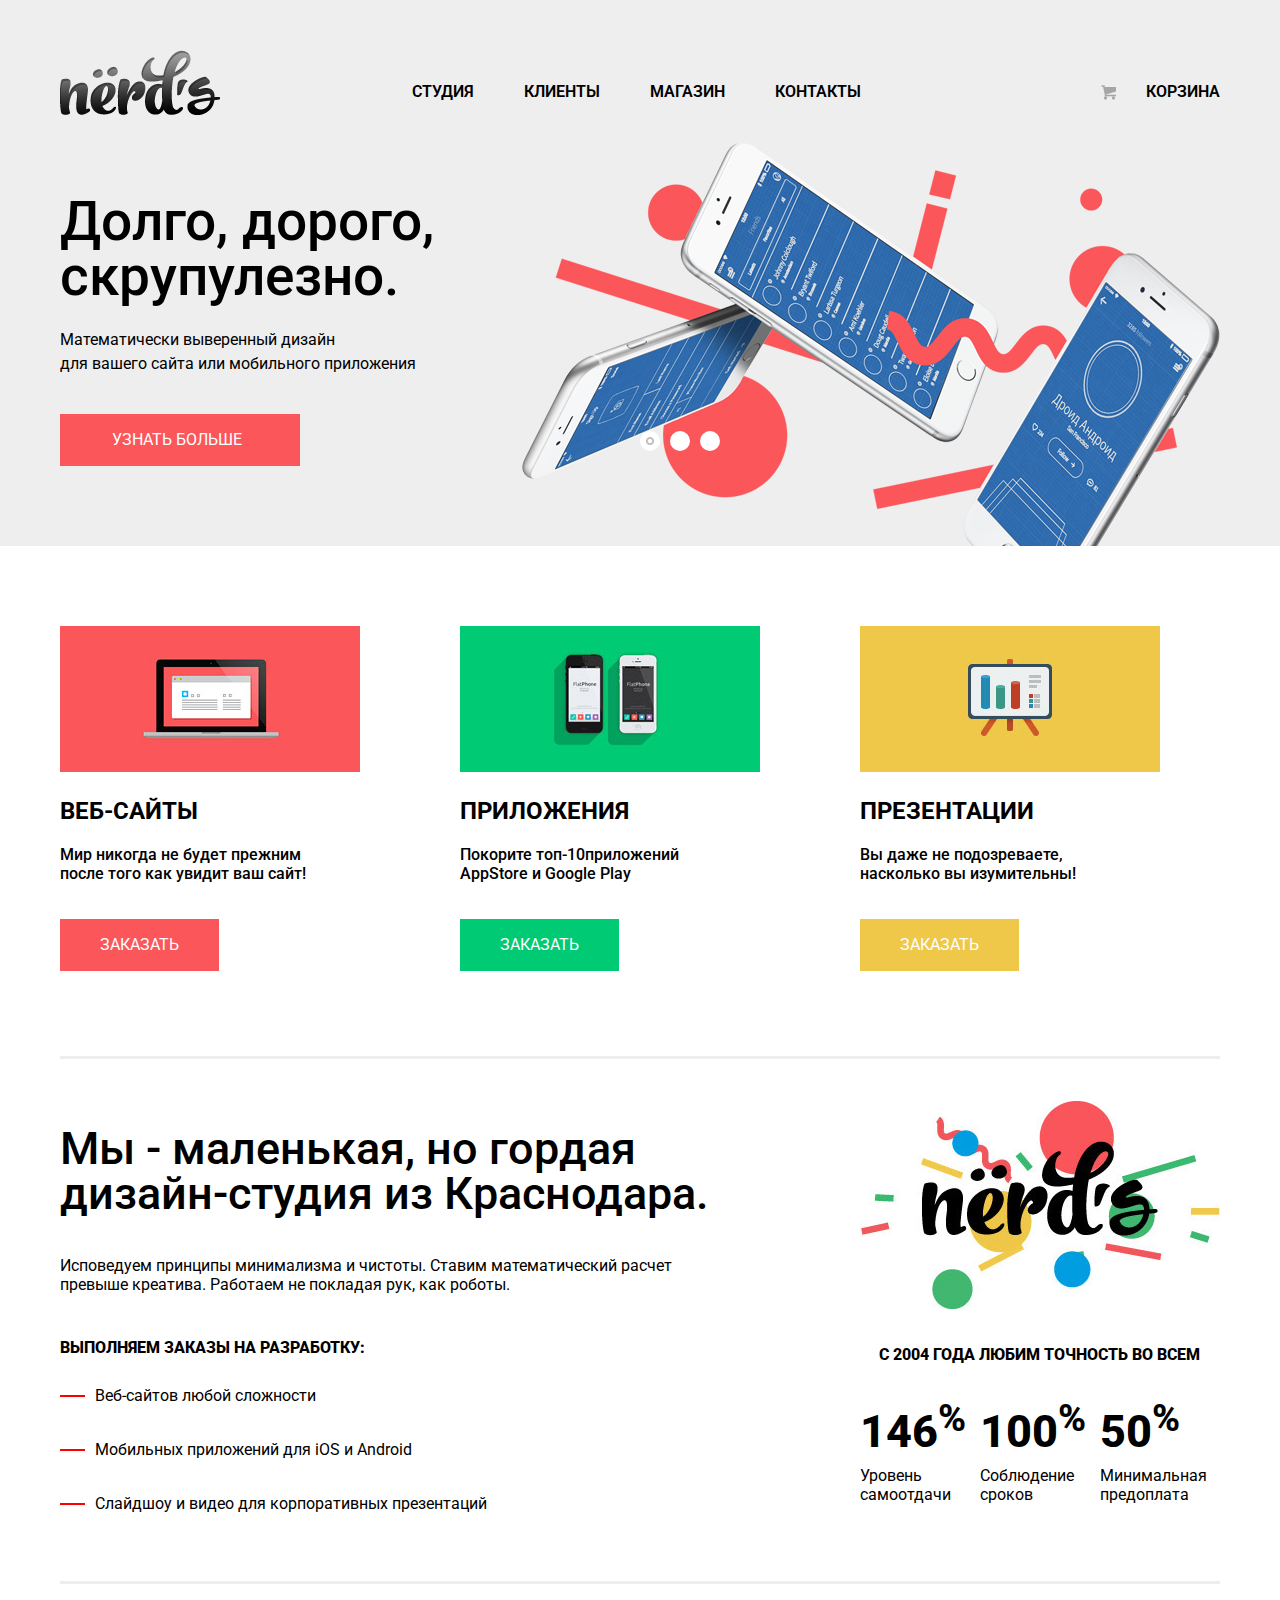
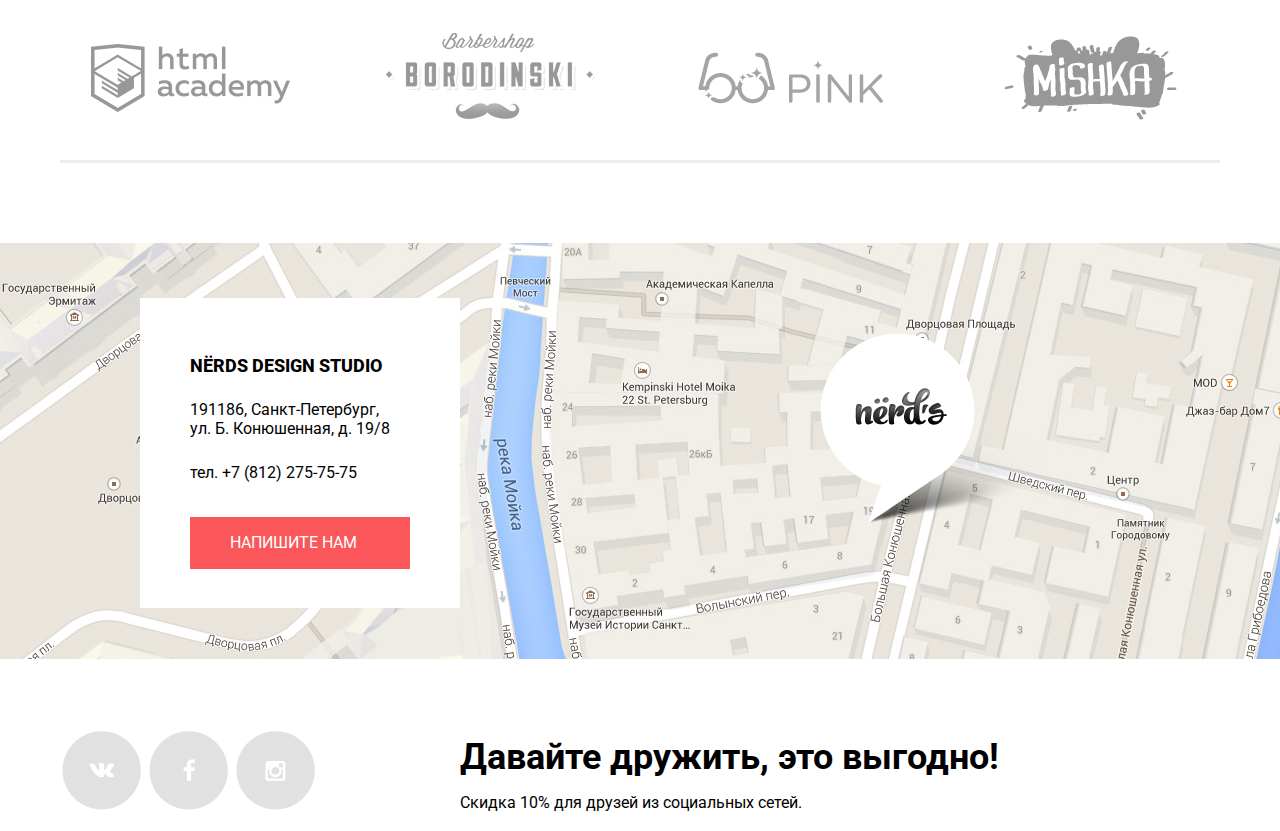
<file: index.html>
<!DOCTYPE html>
<html lang="ru">

<head>
    <link href="https://fonts.googleapis.com/css?family=Roboto:400,500&amp;subset=cyrillic" rel="stylesheet">
    <link href="css/normalize.css" rel="stylesheet">
    <link href="css/style.css" rel="stylesheet">
    <meta charset="utf-8">
    <title>Nёrds</title>
</head>

<body>
    <header class="main-header">
        <div class="container clearfix">
            <div class="left">
                <a class="logo" href="catalog.html">
                    <img src="img/logo.png" alt="" width="160" height="65">
                </a>
            </div>
            <div class="right">
                <nav class="main-header_nav">
                    <ul>
                        <li><a href="#">студия</a></li>
                        <li><a href="#">клиенты</a></li>
                        <li><a href="catalog.html">магазин</a></li>
                        <li><a href="#">контакты</a></li>
                    </ul>
                </nav>
                <a class="basket" href="#">корзина</a>
            </div>
        </div>
    </header>
    <main class="main-content">
        <section class="content-head">
            <div class="container clearfix">
                <div class="content-short">
                    <h1>Долго, дорого,<br>скрупулезно.</h1>
                    <p>Математически выверенный дизайн
                        <br>для вашего сайта или мобильного приложения</p>
                    <a class="btn" href="#">узнать больше</a>
                </div>
                <div class="slider">
                    <input type="radio" id="btn-1" name="toggle" checked>
                    <input type="radio" id="btn-2" name="toggle">
                    <input type="radio" id="btn-3" name="toggle">
                    <div class="slider-controls">
                        <label for="btn-1"></label>
                        <label for="btn-2"></label>
                        <label for="btn-3"></label>
                    </div>
                    <div class="slides">
                        <div class="slide"></div>
                        <div class="slide"></div>
                        <div class="slide"></div>
                    </div>
                </div>
            </div>
        </section>
        <section class="container service-block clearfix">
            <div class="service-block-item">
                <img src="img/illustration-1.jpg" alt="" width="300" height="146">
                <h2 class="service-block_title">веб-сайты</h2>
                <p>Мир никогда не будет прежним
                    <br>после того как увидит ваш сайт!</p>
                <a class="btn" href="#">ЗАКАЗАТЬ</a>
            </div>
            <div class="service-block-item">
                <img src="img/illustration-2.jpg" alt="" width="300" height="146">
                <h2 class="service-block_title">приложения</h2>
                <p>Покорите топ-10приложений
                    <br>AppStore и Google Play</p>
                <a class="btn btn-app" href="#">ЗАКАЗАТЬ</a>
            </div>
            <div class="service-block-item">
                <img src="img/illustration-3.jpg" alt="" width="300" height="146">
                <h2 class="service-block_title">презентации</h2>
                <p>Вы даже не подозреваете,
                    <br>насколько вы изумительны!</p>
                <a class="btn btn-pres" href="#">заказать</a>
            </div>
        </section>
        <section class="container">
            <hr class="divide divide-1">
            <div class="content-text clearfix">
                <div class="content-text_left">
                    <p class="content-title">Мы - маленькая, но гордая
                        <br> дизайн-студия из Краснодара.</p>
                    <span>Исповедуем принципы минимализма и чистоты. Ставим математический расчет
                    <br>превыше креатива. Работаем не покладая рук, как роботы.</span>
                    <p class="content-text_bold">ВЫПОЛНЯЕМ ЗАКАЗЫ НА РАЗРАБОТКУ:</p>
                    <ul class="list">
                        <li>Веб-сайтов любой сложности</li>
                        <li>Мобильных приложений для iOS и Android</li>
                        <li>Слайдшоу и видео для корпоративных презентаций</li>
                    </ul>
                </div>
                <div class="content-text_right">
                    <img src="img/nerds-illustration.jpg" alt="Logo" width="360" height="208">
                    <p class="content-text_bright">С 2004 ГОДА ЛЮБИМ ТОЧНОСТЬ ВО ВСЕМ</p>
                    <div class="percents">
                        <div class="percents-col col_3">
                            <span class="text-percent">146<sup>%</sup></span>
                            <p class="content-text-ritem">Уровень
                                <br>самоотдачи</p>
                        </div>
                        <div class="percents-col col_3">
                            <span class="text-percent">100<sup>%</sup></span>
                            <p class="content-text-ritem">Соблюдение
                                <br>сроков</p>
                        </div>
                        <div class="percents-col col_3">
                            <span class="text-percent">50<sup>%</sup></span>
                            <p class="content-text-ritem">Минимальная
                                <br>предоплата</p>
                        </div>
                    </div>
                </div>
            </div>
            <hr class="divide divide-2">
        </section>
        <section class="container description-ref">

            <div class="grid  clearfix">
                <div class="col col_4">
                    <a href="#"><img src="img/logo-html.png" alt="html academy" width="199" height="68"></a>
                </div>
                <div class="col col_4">
                    <a href="#"><img src="img/logo_borod.png" alt="Barbershop" width="209" height="90"></a>
                </div>
                <div class="col col_4">
                    <a href="#"><img src="img/logo-pink.png" alt="PINK" width="185" height="52"></a>
                </div>
                <div class="col col_4">
                    <a href="#"><img src="img/logo-mish.png" alt="MISHKA" width="173" height="84"></a>
                </div>
            </div>
            <hr class="divide divide-3">
        </section>
        <section class="map">

            <div class="map-container clearfix">

                <div class="map-image">
                    <h4>NЁRDS DESIGN STUDIO</h4>
                    <p>191186, Санкт-Петербург,
                        <br>ул. Б. Конюшенная, д. 19/8</p>
                    <p>тел. +7 (812) 275-75-75</p>
                    <span class="btn btn--modal">напишите нам</span>
                </div>
                <div class="map-marker">
                </div>
            </div>
        </section>
    </main>

    <footer class="main-footer">
        <div class="container clearfix">
            <div class="footer-social">
                <a class="social-btn social-btn-vk" href="#">Вконтакте</a>
                <a class="social-btn social-btn-fb" href="#">Фейсбук</a>
                <a class="social-btn social-btn-inst" href="#">Инстаграм</a>
            </div>
            <div class="footer-text">
                <p class="foot">Давайте дружить, это выгодно!</p>
                <span>Скидка 10% для друзей из социальных сетей.</span>

            </div>
        </div>
    </footer>

    <div class="modal-content">
        <button class="modal-content-close" type="button" title="Закрыть">Закрыть</button>
        <h4 class="modal-content-title">НАПИШИТЕ НАМ</h4>
        <form class="name-form" action="#" method="post">
            <label>Ваше имя:
                <input class="name-user" type="text" name="name" placeholder="Представьтесь, пожалуйста">
            </label>
            <label>Ваш e-mail:
                <input class="name-email" type="text" name="email" placeholder="Для отправки ответа">
            </label>
            <label>Текст письма:
                <input class="name-text" type="text" name="text" placeholder="В свободной форме">
            </label>
            <button class="btn" type="submit">отправить</button>
        </form>

    </div>

    <!--<script type="text/javascript" src="//cdnjs.cloudflare.com/ajax/libs/jquery/2.1.4/jquery.min.js"></script>
  <script>
    $('.btn--modal').on('click', function(){
      $('.modal-content').fadeIn(300);
    })
    $('.modal-content-close').on('click', function(){
      $('.modal-content').fadeOut(300);
    })
  </script>-->

</body>

</html>
</file>
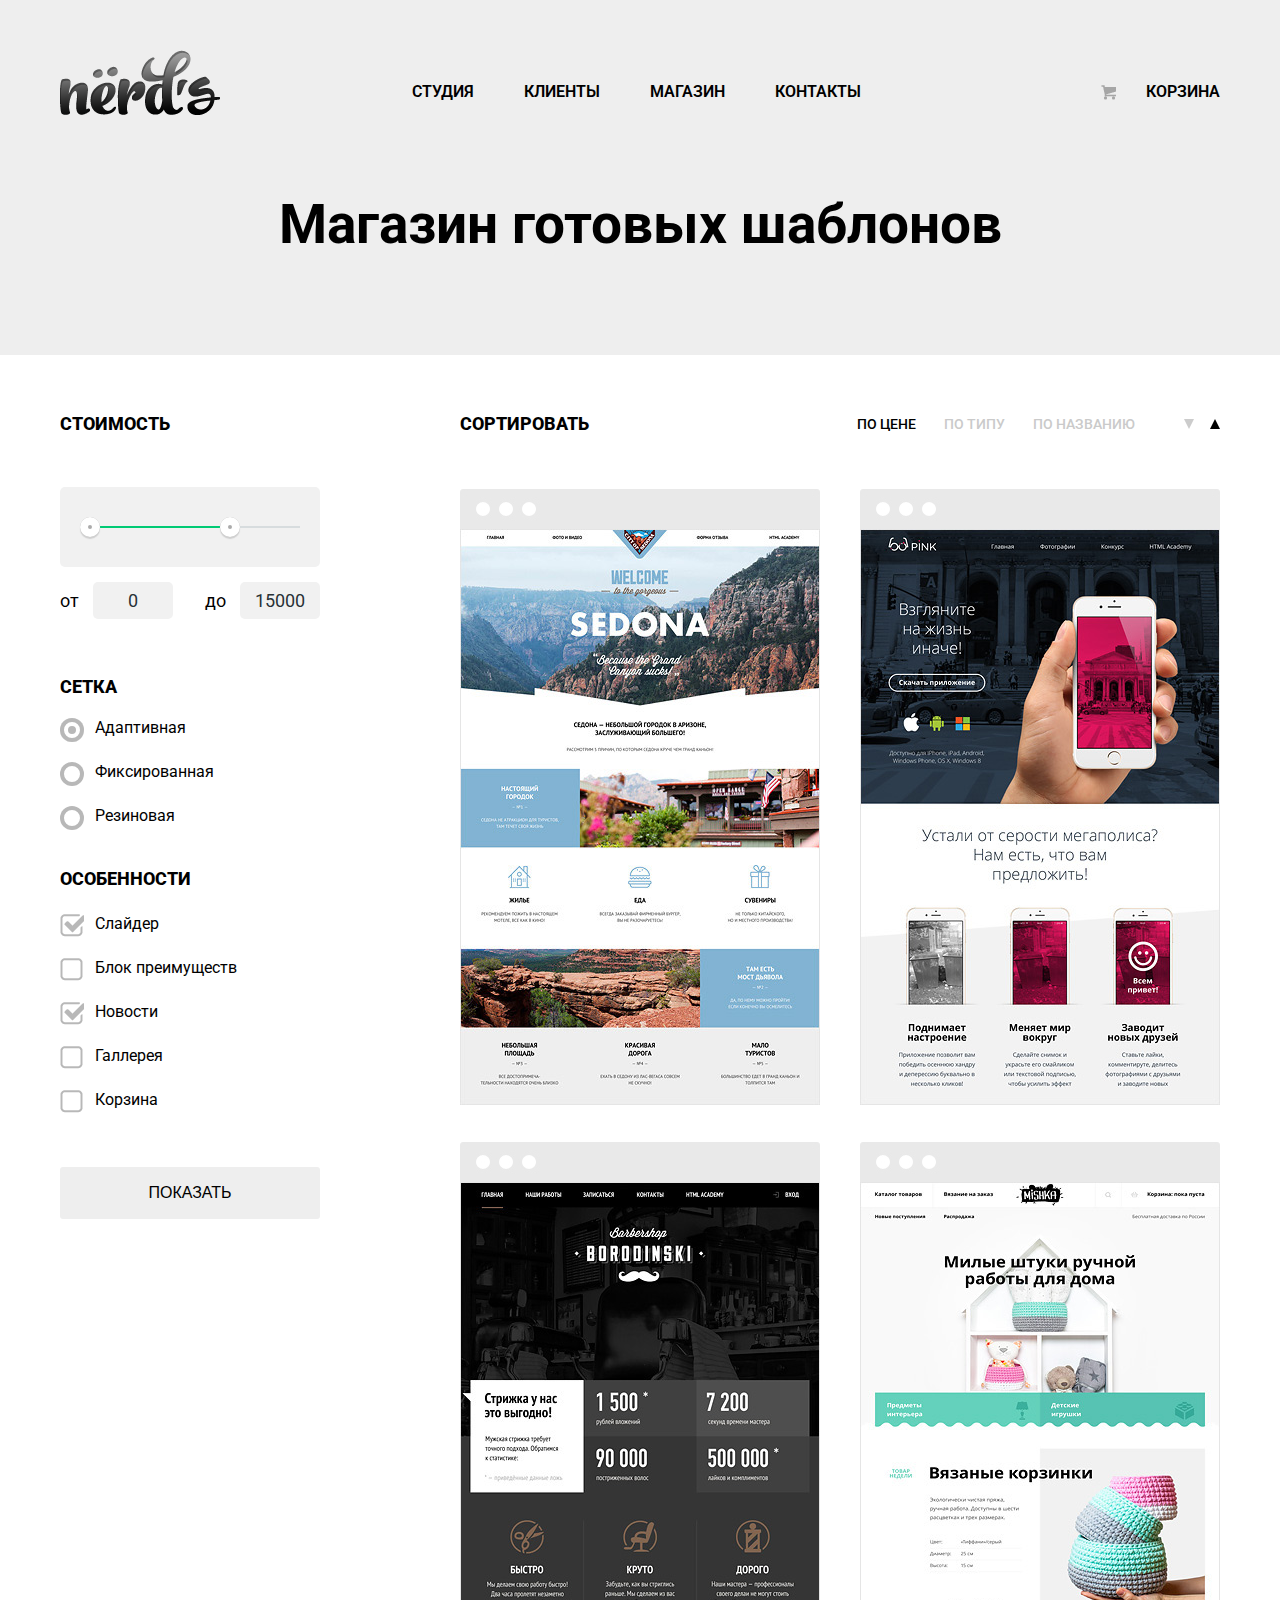
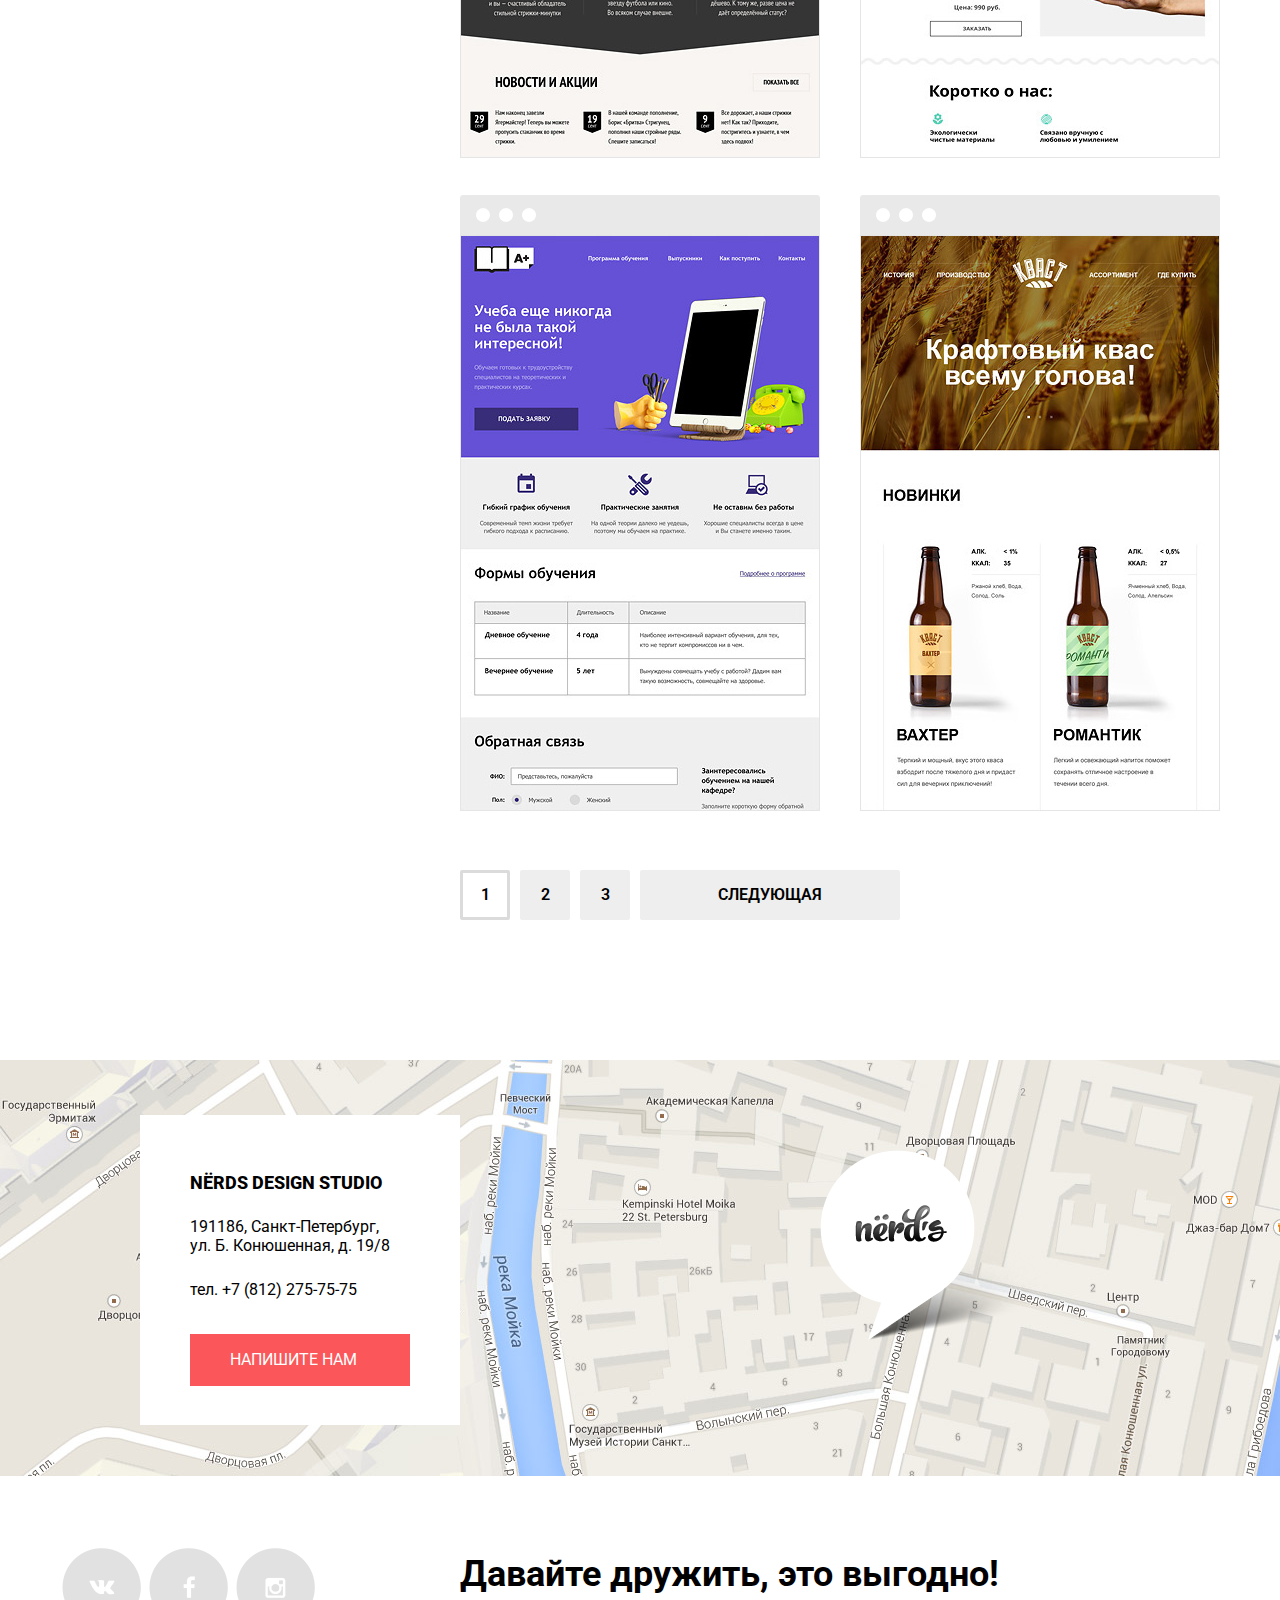
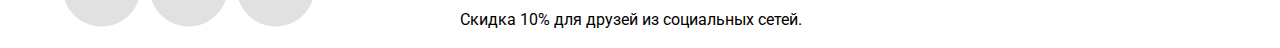
<file: catalog.html>
<!DOCTYPE html>
<html lang="ru">

<head>
    <link href="https://fonts.googleapis.com/css?family=Roboto:400,500&amp;subset=cyrillic" rel="stylesheet">
    <link href="css/normalize.css" rel="stylesheet">
    <link href="css/style.css" rel="stylesheet">
    <meta charset="utf-8">
    <title>Nerds Catalog</title>
</head>

<body>
    <header class="main-header">
        <div class="container clearfix">
            <div class="left">
                <a class="logo" href="index.html">
                    <img src="img/logo.png" alt="" width="160" height="65">
                </a>
            </div>
            <div class="right">
                <nav class="main-header_nav">
                    <ul>
                        <li><a href="#">студия</a></li>
                        <li><a href="#">клиенты</a></li>
                        <li class="active"><a>магазин</a></li>
                        <li><a href="#">контакты</a></li>
                    </ul>
                </nav>
                <a class="basket" href="#">корзина</a>
            </div>
        </div>
    </header>
    <main class="content">
        <div class="catalog-title">
            <div class="container title">
                <h4>Магазин готовых шаблонов</h4>
            </div>
        </div>
        <section class="catalog-content container clearfix">
            <div class="preference">

                <form action="#" method="GET">
                    <div class="range-filter">
                        <p class="pref-title">СТОИМОСТЬ</p>
                        <div class="range-controls">
                            <div class="scale">
                                <div class="bar"></div>
                            </div>
                            <div class="toggle toggle-min"></div>
                            <div class="toggle toggle-max"></div>
                        </div>
                        <div class="price-controls">
                            <label class="min-price">от
                                <input name="min-price" type="text" value="0">
                            </label>
                            <label class="max-price">до
                                <input name="max-price" type="text" value="15000">
                            </label>
                        </div>
                    </div>
                    <div class="catalog-grid">
                        <p class="pref-title title-grid">СЕТКА</p>
                        <div class="pref-grid">
                            <input type="radio" name="grid-name" id="adaptive" value="adaptive" checked>
                            <label class="preference-label" for="adaptive">Адаптивная</label>
                        </div>
                        <div class="pref-grid">
                            <input type="radio" name="grid-name" id="rubber" value="rubber">
                            <label class="preference-label" for="rubber">Фиксированная</label>
                        </div>
                        <div class="pref-grid">
                            <input type="radio" name="grid-name" id="fixed" value="fixed">
                            <label class="preference-label" for="fixed">Резиновая</label>
                        </div>
                    </div>
                    <div class="features">
                        <p class="pref-title title-features">ОСОБЕННОСТИ</p>
                        <div class="f-item">
                            <input id="slider" name="slider" type="checkbox" value="slider" checked>
                            <label class="feature-label" for="slider">Слайдер</label>
                        </div>
                        <div class="f-item">
                            <input id="advantages" name="advantages" type="checkbox" value="advantages">
                            <label class="feature-label" for="advantages">Блок преимуществ</label>
                        </div>
                        <div class="f-item">
                            <input id="news" name="news" type="checkbox" value="news" checked>
                            <label class="feature-label" for="news">Новости</label>
                        </div>
                        <div class="f-item">
                            <input id="gallery" name="gallery" type="checkbox" value="gallery">
                            <label class="feature-label" for="gallery">Галлерея</label>
                        </div>
                        <div class="f-item">
                            <input id="basket" name="basket" type="checkbox" value="basket">
                            <label class="feature-label" for="basket">Корзина</label>
                        </div>
                        <button type="submit" class="btn-preference">ПОКАЗАТЬ</button>
                    </div>
                </form>
            </div>
            <section class="catalog">
                <div class="title-sort">
                    <div class="sort-left">СОРТИРОВАТЬ</div>
                    <div class="sort-right">
                        <div class="sort">
                            <ul>
                                <li><a class="btn-sort active" href="#">ПО ЦЕНЕ</a></li>
                                <li><a class="btn-sort" href="#">ПО ТИПУ</a></li>
                                <li><a class="btn-sort" href="#">ПО НАЗВАНИЮ</a></li>
                            </ul>
                        </div>
                        <div class="sort-icon">
                            <span class="down_price "></span>
                            <span class="up_price active"></span>
                        </div>
                    </div>
                </div>
                <div class="catalog-list clearfix">
                    <div class="list-grid">
                        <div class="col-catalog  catalog-item">
                            <div class="browser"></div>
                            <div class="item">
                                <img src="img/img-sedona.jpg" alt="Sedona" width="360" height="576">
                                <div class="hidden">
                                    <strong>SEDONA</strong>
                                    <p>Информационный сайт
                                        <br> для туристов</p>
                                    <a class="btn" href="#">9900 РУБ.</a>
                                </div>
                            </div>
                        </div>
                        <div class="col-catalog catalog-item">
                            <div class="browser"></div>
                            <div class="item">
                                <img src="img/img-pink.jpg" alt="PINK" width="360" height="576">
                                <div class="hidden">
                                    <strong>PINK APP</strong>
                                    <p>Продуктовый лендинг
                                        <br>приложения для iOS и Android</p>
                                    <a class="btn" href="#">9900 РУБ.</a>
                                </div>
                            </div>
                        </div>
                        <div class="col-catalog catalog-item">
                            <div class="browser"></div>
                            <div class="item">
                                <img src="img/img-barbershop.jpg" alt="Barbershop" width="360" height="576">
                                <div class="hidden">
                                    <strong>Barbershop</strong>
                                    <p>Сайт салоны красоты.
                                        <br>Для мужчин, да</p>
                                    <a class="btn" href="#">9900 РУБ.</a>
                                </div>
                            </div>
                        </div>
                        <div class="col-catalog catalog-item">
                            <div class="browser"></div>
                            <div class="item">

                                <img src="img/img-mishka.jpg" alt="Mishka" width="360" height="576">
                                <div class="hidden">
                                    <strong>MISHKA</strong>
                                    <p>Интернет-магазин
                                        <br>вязаных игрушек</p>
                                    <a class="btn" href="#">9900 РУБ.</a>
                                </div>
                            </div>
                        </div>
                        <div class="col-catalog catalog-item">
                            <div class="browser"></div>
                            <div class="item">

                                <img src="img/img-aplus.jpg" alt="A+" width="360" height="576">
                                <div class="hidden">
                                    <strong>A PLUS</strong>
                                    <p>Лендинг курсов повышения
                                        <br>квалификации</p>
                                    <a class="btn" href="#">9900 РУБ.</a>
                                </div>
                            </div>
                        </div>
                        <div class="col-catalog catalog-item">
                            <div class="browser"></div>
                            <div class="item">

                                <img src="img/img-kvast.jpg" alt="Kvast" width="360" height="576">
                                <div class="hidden">
                                    <strong>КВАСТ</strong>
                                    <p>Промо-сайт производителя
                                        <br>крафтового кваса</p>
                                    <a class="btn" href="#">9900 РУБ.</a>
                                </div>
                            </div>
                        </div>
                    </div>
                    <div class="pages">
                        <ul>
                            <li><a href="#" class="active">1</a></li>
                            <li><a href="#">2</a></li>
                            <li><a href="#">3</a></li>
                            <li><a href="#">СЛЕДУЮЩАЯ</a></li>
                        </ul>
                    </div>
                </div>
            </section>
        </section>
        <section class="map">
            <div class="map-container">
                <div class="map-image">
                    <h4>NЁRDS DESIGN STUDIO</h4>
                    <p>191186, Санкт-Петербург,
                        <br>ул. Б. Конюшенная, д. 19/8</p>
                    <p>тел. +7 (812) 275-75-75</p>
                    <a class="btn" href="#">НАПИШИТЕ НАМ</a>
                </div>
                <div class="map-marker">
                </div>
            </div>
        </section>
    </main>
    <footer class="main-footer">
        <div class="container clearfix">
            <div class="footer-social">
                <a class="social-btn social-btn-vk" href="#">Вконтакте</a>
                <a class="social-btn social-btn-fb" href="#">Фейсбук</a>
                <a class="social-btn social-btn-inst" href="#">Инстаграм</a>
            </div>
            <div class="footer-text">
                <p class="foot">Давайте дружить, это выгодно!</p><span>Скидка 10% для друзей из социальных сетей.</span>
            </div>
        </div>
    </footer>
</body>

</html>
</file>
<file: css/style.css>
body {
    font-size: 0px;
    line-height: normal;
    min-width: 1200px;
    font-family: "Roboto", "Arial", sans-serif;
}

body {
    /*background: url("nerds-catalog.jpg") no-repeat 50% 3px;
    background-size: 1440px 3214px;*/
    /*background: url("nerds-index.jpg") no-repeat 50% 3px;
    background-size: 1440px 2475px;*/
}

.divide {
    background-color: #eeeeee;
    width: 1160px;
    height: 3px;
    border: none;
}

.divide-1 {
    margin-top: 80px;
    margin-bottom: 42px;
}

.divide-2 {}

.divide-3 {
    margin-top: 35px;
}

.main-content {
    font-size: 16px;
    line-height: normal;
}

.content-main-left_head {
    font-size: 45px;
    font-weight: normal;
}

.foot {
    font-size: 36px;
    font-weight: bold;
}

.text-percent {
    font-size: 45px;
    font-weight: 800;
}

.clearfix::after {
    content: "";
    display: table;
    clear: both;
}

.main-header {
    background-color: #eeeeee;
    min-height: 132px;
    display: inline-block;
    width: 100%;
}

.main-header .left {
    float: left;
}

.main-header .logo {
    display: block;
    margin-top: 50px;
}

.logo:hover {
    opacity: 0.5;
}

.logo:active {
    opacity: 0.2;
}

.main-header .right {
    float: right;
}

.main-header_nav {
    display: inline-block;
    vertical-align: middle;
    margin-right: 240px;
    margin-top: 84px;
}

.main-header_nav ul {
    font-size: 0;
}

.main-header_nav li {
    display: inline-block;
    vertical-align: middle;
    margin-right: 50px;
}

.main-header_nav li:last-child {
    margin-right: 0;
}

.main-header_nav li a {
    text-transform: uppercase;
    font-weight: 600;
    font-size: 16px;
    color: #000;
    text-decoration: none;
}

.main-header_nav li a:hover,
.basket:hover {
    color: #fb565a;
}

.basket {
    display: inline-block;
    vertical-align: middle;
    text-transform: uppercase;
    font-weight: 600;
    font-size: 16px;
    color: #000;
    text-decoration: none;
    margin-top: 84px;
    padding-left: 45px;
    background: #eeeeee url("../img/icon-basket.png") no-repeat left center;
}

.container {
    width: 1200px;
    padding: 0 20px;
    margin: 0 auto;
}

.content-head {
    min-height: 414px;
    margin-bottom: 80px;
    background-color: #eeeeee;
}

.content-short {
    width: 400px;
    float: left;
}

.content-short h1 {
    font-size: 55px;
    font-weight: 500;
    padding-top: 62px;
}

.content-short p {
    margin-top: 24px;
    line-height: 24px;
}

.btn {
    display: inline-block;
    padding: 17px 40px;
    color: #ffffff;
    background-color: #fb565a;
    border: none;
    cursor: pointer;
    font-weight: 400;
    font-size: 16px;
    line-height: 18px;
    font-family: "Roboto", "Arial", sans-serif;
    color: #ffffff;
    text-transform: uppercase;
    text-decoration: none;
}

.btn:hover {
    background-color: #e74246;
}

.btn:active {
    background-color: #d7373b;
}

.service-block-item .btn-app {
    background-color: #00ca74;
}

.service-block-item .btn-app:hover {
    background-color: #00bc6c;
}

.service-block-item .btn-app:active {
    background-color: #00aa62;
}

.service-block-item .btn-pres {
    background-color: #efc84a;
}

.service-block-item .btn-pres:hover {
    background-color: #eab534;
}

.service-block-item .btn-pres:active {
    background-color: #e5a722;
}

.service-block-item .btn {
    margin-top: 36px;
}

.service-block_title {
    text-transform: uppercase;
}

.content-short .btn {
    margin-top: 38px;
    width: 240px;
    padding: 17px 52px;
}

.content-slider {
    width: 760px;
    height: 414px;
    float: right;
}

.service-block {
    min-height: 350px;
}

.service-block-item {
    width: 300px;
    min-height: 350px;
    float: left;
    margin-right: 100px;
}

.service-block-item:last-child {
    margin-right: 0;
}

.service-block-item h2 {
    font-size: 24px;
    font-weight: 700;
    margin-top: 24px;
}

.service-block-item p {
    font-size: 16px;
    line-height: normal;
    margin-top: 22px;
    font-weight: 500;
}

.content-text {
    margin-bottom: 38px;
}

.content-text_left {
    width: 800px;
    float: left;
    font-size: 16px;
    line-height: normal;
}

.content-title {
    font-size: 45px;
    font-weight: bold;
    margin-top: 25px;
    margin-bottom: 40px;
}

.content-text_right {
    width: 360px;
    min-height: 410px;
    float: right;
}

.percents {
    font-size: 0;
}

.percents-col {
    display: inline-block;
    vertical-align: top;
    font-size: 14px;
    min-height: 108px;
    margin-top: 37px;
}

.percents:last-child {
    clear: both;
}

.map {
    min-height: 420px;
    margin-top: 80px;
}

.map-container {
    width: 1440px;
    min-height: 420px;
    position: relative;
    padding: 0 20px;
    margin: 0 auto;
    background: url("../img/map.jpg") no-repeat;
}

.map-image {
    min-height: 310px;
    display: inline-block;
    width: 320px;
    margin-left: 120px;
    margin-top: 55px;
    background-color: #ffffff;
    padding-top: 59px;
    padding-left: 50px;
}

.map-order {}

.map-marker {
    width: 231px;
    height: 190px;
    display: inline-block;
    position: absolute;
    top: 90px;
    left: 820px;
    background: url("../img/sprite.png") no-repeat;
    background-position: -208px -5px;
}

.map-image p {
    font-size: 16px;
    line-height: normal;
    margin-top: 25px;
}

.map-image .btn {
    margin-top: 35px;
    width: 220px;
}

.map-image h4 {
    font-size: 18px;
    font-weight: 800;
}

.main-footer {
    margin-top: 65px;
}

.footer-social {
    min-height: 100px;
    float: left;
    width: 360px;
    margin-right: 40px;
}

.social-btn {
    display: inline-block;
    width: 83px;
    height: 86px;
    margin: 0 2px;
    font-size: 0;
    vertical-align: top;
    text-decoration: none;
    background: #ffffff url("../img/sprite.png") no-repeat center;
}

.social-btn-vk {
    background-position: -5px -205px;
}

.social-btn-fb {
    background-position: -30px -5px;
}

.social-btn-inst {
    background-position: -119px -5px;
}

.footer-text {
    min-height: 100px;
    display: inline-block;
}

.main-footer {
    margin-top: 68px;
}

.footer-social {
    min-height: 100px;
    float: left;
    width: 360px;
    margin-right: 40px;
}

.footer-text {
    display: inline-block;
    min-height: 100px;
    width: 560px;
    float: left;
}

.footer-text p {
    margin-top: 8px;
    font-size: 36px;
    font-weight: 700;
    margin-bottom: 20px;
}

.footer-text span {
    font-size: 16px;
}

.main-content {
    margin-bottom: 60px;
}

.content {}

.catalog-content {
    font-size: 16px;
    line-height: normal;
}

.catalog-title {
    width: 100%;
    min-height: 223px;
    margin-bottom: 60px;
    background-color: #eeeeee;
}

.title {
    padding-top: 65px;
    font-size: 55px;
    font-weight: 400;
    text-align: center;
}

.preference {
    font-size: 18px;
    line-height: normal;
    width: 260px;
    min-height: 1000px;
    margin-right: 140px;
    float: left;
}

.pref-title {
    margin-bottom: 54px;
    font-size: 18px;
    font-weight: 800;
}

.range-filter {
    width: 260px;
    min-height: 205px;
}

.range-controls {
    position: relative;
    height: 80px;
    padding-top: 39px;
    padding-right: 20px;
    padding-left: 20px;
    border-radius: 5px;
    background: #f1f1f1;
    margin-bottom: 15px;
}

.range-controls .toggle {
    position: absolute;
    top: 30px;
    left: 0px;
    cursor: pointer;
    width: 20px;
    height: 20px;
    /*border: 10px solid #fff;*/
    border-radius: 50%;
    background: #ababab;
    /*box-shadow: 0 2px 1px 0 #cfcfcf;*/
    box-shadow: 0 0 0 8px #fff inset, 0 2px 1px 0 #cfcfcf;
}

.range-controls .toggle-min {
    left: 20px;
}

.range-controls .toggle-max {
    left: 160px;
}

.range-controls .scale {
    height: 2px;
    background: #d7dcde;
}

.price-controls label {
    font-size: 18px;
    display: inline-block;
    width: 50%;
}

.price-controls {
    font-size: 0;
}

.range-controls .bar {
    width: 70%;
    height: 2px;
    background: #00ca74;
}

.max-price {
    text-align: right;
}

.price-controls input {
    font-family: 'Roboto', 'Arial', sans-serif;
    font-size: 18px;
    width: 80px;
    margin-left: 10px;
    padding: 8px 10px;
    text-align: center;
    color: #283136;
    border: none;
    border-radius: 5px;
    background: #f1f1f1;
}

.catalog-grid {
    margin-top: 58px;
    min-height: 142px;
}

.title-grid {
    margin-bottom: 20px;
}

.pref-grid {
    display: inline-block;
    width: 260px;
    margin-bottom: 20px;
}

.pref-grid input[type="radio"] {
    display: none;
}

.preference-label {
    padding-left: 35px;
    font-size: 16px;
    font-weight: 400;
    line-height: 24px;
    position: relative;
    cursor: pointer;
    -weblit-user-select: none;
    user-select: none;
}

.preference-label:before {
    display: block;
    position: absolute;
    content: '';
    width: 24px;
    height: 24px;
    top: 0px;
    left: 0px;
    border-radius: 50%;
    background: #fff;
    box-shadow: 0 0 0 4px #b8b8b8 inset, 0 0 0 8px #fff inset;
}

.pref-grid input:checked + .preference-label:before {
    background: #b8b8b8;
}

.features {
    margin-top: 22px;
}

.title-features {
    margin-bottom: 24px;
}


/*Попытка сделать чекбокс картинкой-------------------------------------------*/

.f-item input[type="checkbox"] {
    display: none;
}

.feature-label {
    padding-left: 35px;
    font-size: 16px;
    font-weight: 400;
    line-height: 24px;
    position: relative;
    cursor: pointer;
    -weblit-user-select: none;
    user-select: none;
}

.feature-label:before {
    display: block;
    position: absolute;
    content: '';
    width: 24px;
    height: 24px;
    top: 0px;
    left: 0px;
    background: url("../img/checkbox-off.png") no-repeat;
}

.f-item input[type="checkbox"]:checked + .feature-label:before {
    background: url("../img/checkbox-on.png") no-repeat;
}

.f-item {
    display: inline-block;
    width: 260px;
}

.pref-grid {
    display: inline-block;
}

.f-item {
    margin-bottom: 20px;
}

.f-item label {
    padding-left: 35px;
    /* margin-left: 10px;*/
}

.btn-preference {
    margin-top: 35px;
    width: 260px;
    height: 52px;
    font-size: 16px;
    background: #eee;
    border-radius: 3px;
}

.btn-preference:hover {
    background-color: #dfdfdf;
}

.btn-preference:active {
    background-color: #d5d5d5;
}

.catalog {
    width: 760px;
    float: right;
}

.title-sort {
    min-height: 20px;
    display: inline-block;
    width: 100%;
}

.sort-left {
    min-height: 20px;
    font-size: 18px;
    font-weight: 800;
    float: left;
}

.sort-right {
    min-height: 20px;
    float: right;
}

.btn-sort {
    font-size: 14px;
}

.sort {
    margin-right: 45px;
}

.sort,
.sort-icon {
    display: inline-block;
    vertical-align: middle;
}

.up_price {
    display: inline-block;
    vertical-align: middle;
    position: relative;
    top: -3px;
    cursor: pointer;
    border: 5px solid transparent;
    border-bottom: 10px solid #ccc;
}

.down_price {
    display: inline-block;
    vertical-align: middle;
    position: relative;
    top: 2px;
    margin-right: 12px;
    cursor: pointer;
    border: 5px solid transparent;
    border-top: 10px solid #ccc;
}

.up_price.active {
    border-bottom-color: #000;
}

.down_price.active {
    border-top-color: #000;
}

.sort ul {
    font-size: 0;
}

.sort li {
    display: inline-block;
    vertical-align: middle;
    margin-right: 28px;
}

.sort li:last-child {
    margin-right: 0;
}

.sort li a {
    text-transform: uppercase;
    font-weight: 500;
    font-size: 14px;
    color: #cacaca;
    text-decoration: none;
}

.sort a.active {
    color: #000;
}

.catalog-list {
    width: inherit;
    margin-top: 51px;
}

.list-grid {
    font-size: 0;
}

.catalog-item {
    /*width: 360px;
    height: 616px;
    margin-right: 40px;
    margin-bottom: 37px;*/
    width: calc(50%);
}

.list-grid .catalog-item {
    width: 360px;
    height: 616px;
    margin-right: 40px;
    margin-bottom: 37px;
}

.browser {
    min-height: 40px;
    background: url("../img/browser.jpg");
}

.item {
    min-height: 576px;
    position: relative;
    overflow: hidden;
}

.item:hover .hidden {
    bottom: 0;
}

.hidden {
    position: absolute;
    left: 0;
    bottom: -230px;
    text-align: center;
    width: 100%;
    height: 230px;
    padding: 20px;
    padding-top: 35px;
    background: #eee;
    -webkit-transition: .3s;
    -moz-transition: .3s;
    -ms-transition: .3s;
    -o-transition: .3s;
    transition: .3s;
}

.hidden strong {
    font-size: 18px;
    font-weight: 700;
}

.hidden .btn {
    margin-top: 32px;
    width: 200px;
    height: 50px;
}

.hidden p {
    font-size: 16px;
    margin-top: 27px;
}

.col-catalog:nth-child(2n) {
    margin-right: 0;
}

.col-catalog {
    display: inline-block;
    vertical-align: top;
    font-size: 14px;
}

.pages {
    margin-bottom: 60px;
    margin-top: 22px;
}

.pages ul {
    font-size: 0;
}

.pages ul li {
    display: inline-block;
    vertical-align: middle;
    margin-right: 10px;
}

.pages ul li:last-child {
    width: 260px;
    margin-right: 0;
}

.pages li a {
    background: #eee;
    border: 3px solid #eee;
    display: inline-block;
    vertical-align: middle;
    text-transform: uppercase;
    font-weight: 600;
    font-size: 16px;
    color: #000;
    text-decoration: none;
    width: 50px;
    height: 50px;
    line-height: 44px;
    text-align: center;
    border-radius: 2px;
}

.pages li a.active {
    background: #FFF;
    border-color: #dbdbdb;
}

.pages li:last-child a {
    width: 260px;
}

.content-text_bold {
    font-weight: 800;
    margin-top: 46px;
}

.content-title {
    font-size: 45px;
    font-weight: 500;
}

.content-text-item {
    margin-left: 35px;
    font-weight: 400;
    font-size: 16px;
    line-height: normal;
}

.content-text-ritem {
    margin-top: 12px;
    font-weight: 400;
    font-size: 16px;
    line-height: normal;
}

.content-text_bright {
    font-weight: 800;
    margin-top: 35px;
    margin-left: 19px;
}

.grid {
    font-size: 0;
    margin: 0 -20px;
}

.col {
    display: inline-block;
    vertical-align: top;
    font-size: 14px;
    margin: 0 20px;
}

.col_6 {
    width: calc(16.6666666% - 40px);
}

.col_5 {
    width: calc(20% - 40px);
}

.col_4 {
    width: calc(25% - 40px);
}

.col_3 {
    width: calc(33.3333333%);
}

.col_2 {
    width: calc(50% - 40px);
}


/*  СЛАЙДЕР----------------------------------------------------------*/

.slider {
    position: relative;
    width: 760px;
    height: 310px;
    margin: 0 auto;
    float: right;
    min-height: 414px;
}

.slider input[type=radio] {
    position: absolute;
    opacity: 0;
}

.slider-controls {
    position: absolute;
    bottom: 95px;
    left: 220px;
    width: 200px;
    height: 20px;
    margin-left: -100px;
    text-align: center;
    z-index: 1000;
}

.slider-controls label {
    display: inline-block;
    width: 20px;
    height: 20px;
    margin: 0 3px;
    background: #fff;
    border: 5px solid white;
    vertical-align: top;
    border-radius: 50%;
    cursor: pointer;
    /*box-shadow: 0 0 0 3px #c1c1c1 inset, 0 0 0 8px #fff inset;*/
}

#btn-1:checked ~ .slider-controls label[for="btn-1"],
#btn-2:checked ~ .slider-controls label[for="btn-2"],
#btn-3:checked ~ .slider-controls label[for="btn-3"] {
    background: url("../img/active_slide.jpg");
}

.slide:nth-child(1) {
    background-image: url('../img/slide1.png');
    background-repeat: no-repeat;
    background-position: 100% 10px;
}

.slide:nth-child(2) {
    background-image: url('../img/slide2.png');
    background-repeat: no-repeat;
    background-position: 100% 10px;
}

.slide:nth-child(3) {
    background-image: url('../img/slide3.png');
    background-repeat: no-repeat;
    background-position: 100% 0;
}

.slide {
    display: none;
}

#btn-1:checked ~ .slides .slide:nth-child(1) {
    display: block;
}

#btn-2:checked ~ .slides .slide:nth-child(2) {
    display: block;
}

#btn-3:checked ~ .slides .slide:nth-child(3) {
    display: block;
}

.slide {
    position: absolute;
    top: 0;
    left: 0;
    width: 100%;
    height: 100%;
    overflow: hidden;
}

.list {
    margin: 30px 0;
}

.list li {
    position: relative;
    padding-left: 35px;
    list-style: none;
    margin-bottom: 35px;
    font-size: 16px;
    line-height: normal;
}

.list li:last-child {
    margin-bottom: 0;
}

.list li:before {
    display: block;
    position: absolute;
    content: '';
    width: 25px;
    height: 2px;
    top: 9px;
    left: 0px;
    background: red;
}

.description-ref {
    margin-top: 49px;
    margin-bottom: 45px;
    text-align: center;
}

.description-ref .col {
    vertical-align: middle;
}

.description-ref a img {
    opacity: .4;
}

.description-ref a img:hover {
    opacity: 1;
}

.description-ref a img:active {
    opacity: .2;
}

.modal-content {
    position: absolute;
    display: none;
    top: 1707px;
    left: 240px;
    width: 960px;
    min-height: 590px;
    padding: 50px 80px;
    background-color: #ffffff;
    color: #000000;
    box-shadow: 0 30px 50px rgba(0, 0, 0, 0.7);
}

.modal-content-close {
    position: absolute;
    top: 75px;
    right: 88px;
    width: 22px;
    height: 22px;
    font-size: 0;
    background-color: #fffbfb;
    border: 0;
    cursor: pointer;
}

.modal-content-close::before,
.modal-content-close::after {
    content: "";
    position: absolute;
    top: 10px;
    left: 2px;
    width: 19px;
    height: 3px;
    background-color: #fecccd;
    border-radius: 1px;
}

.modal-content-close::before {
    transform: rotate(45deg);
}

.modal-content-close::after {
    transform: rotate(-45deg);
}

.modal-content h4 {
    font-size: 45px;
    line-height: 45px;
    margin-bottom: 50px;
}

.modal-content .name-form {
    margin-bottom: 50px;
}

.name-form .btn {
    margin-top: 50px;
    width: 260px;
}

.name-form input[type="text"] {
    font-size: 16px;
    line-height: 18px;
    font-family: "Roboto", "Arial", sans-serif;
    color: #000000;
}

.name-form input[name="name"],
.name-form input[name="email"] {
    width: 360px;
    min-height: 50px;
    margin-right: 40px;
}

.name-form input[name="text"] {
    width: 760px;
    min-height: 114px;
    margin-top: 42px;
}


/*======================================
 Системное оформление - не изменять
=======================================
body {
    padding: 3px;
}

body > *,
body > * > *,
body > * > * > * {
    position: relative;
}

body > *::before,
body > * > *::before,
body > * > * > *::before {
    content: "";
    position: absolute;
    height: 24px;
    padding: 2px 5px;
    font-weight: bold;
    font-size: 16px;
    font-family: "Roboto", monotype;
    white-space: nowrap;
}

body > *::before {
    top: -3px;
    left: -3px;
}

body > * > *::before {
    top: -3px;
    left: -3px;
}

body > * > * > *::before {
    top: 0;
    left: 0;
}

body > * {
    background: rgba(0, 128, 0, 0.2);
    box-shadow: 0 0 0 3px green;
}

body > *::before {
    color: white;
    background: green;
}

body > * > * {
    background: rgba(255, 45, 82, 0.2);
    box-shadow: 0 0 0 3px rgb(255, 45, 82);
}

body > * > *::before {
    color: white;
    background: rgb(255, 45, 82);
}

body > * > * > * {
    background: rgba(234, 255, 45, 0.2);
    box-shadow: inset 0 0 0 2px rgb(234, 255, 45);
}

body > * > * > *::before {
    color: black;
    background: rgb(234, 255, 45);
}

.main-header::before {
    content: ".main-header";
}

.container::before {
    content: ".container";
}

.main-header .container::before {
    top: auto;
    bottom: -28px;
}*/
</file>
